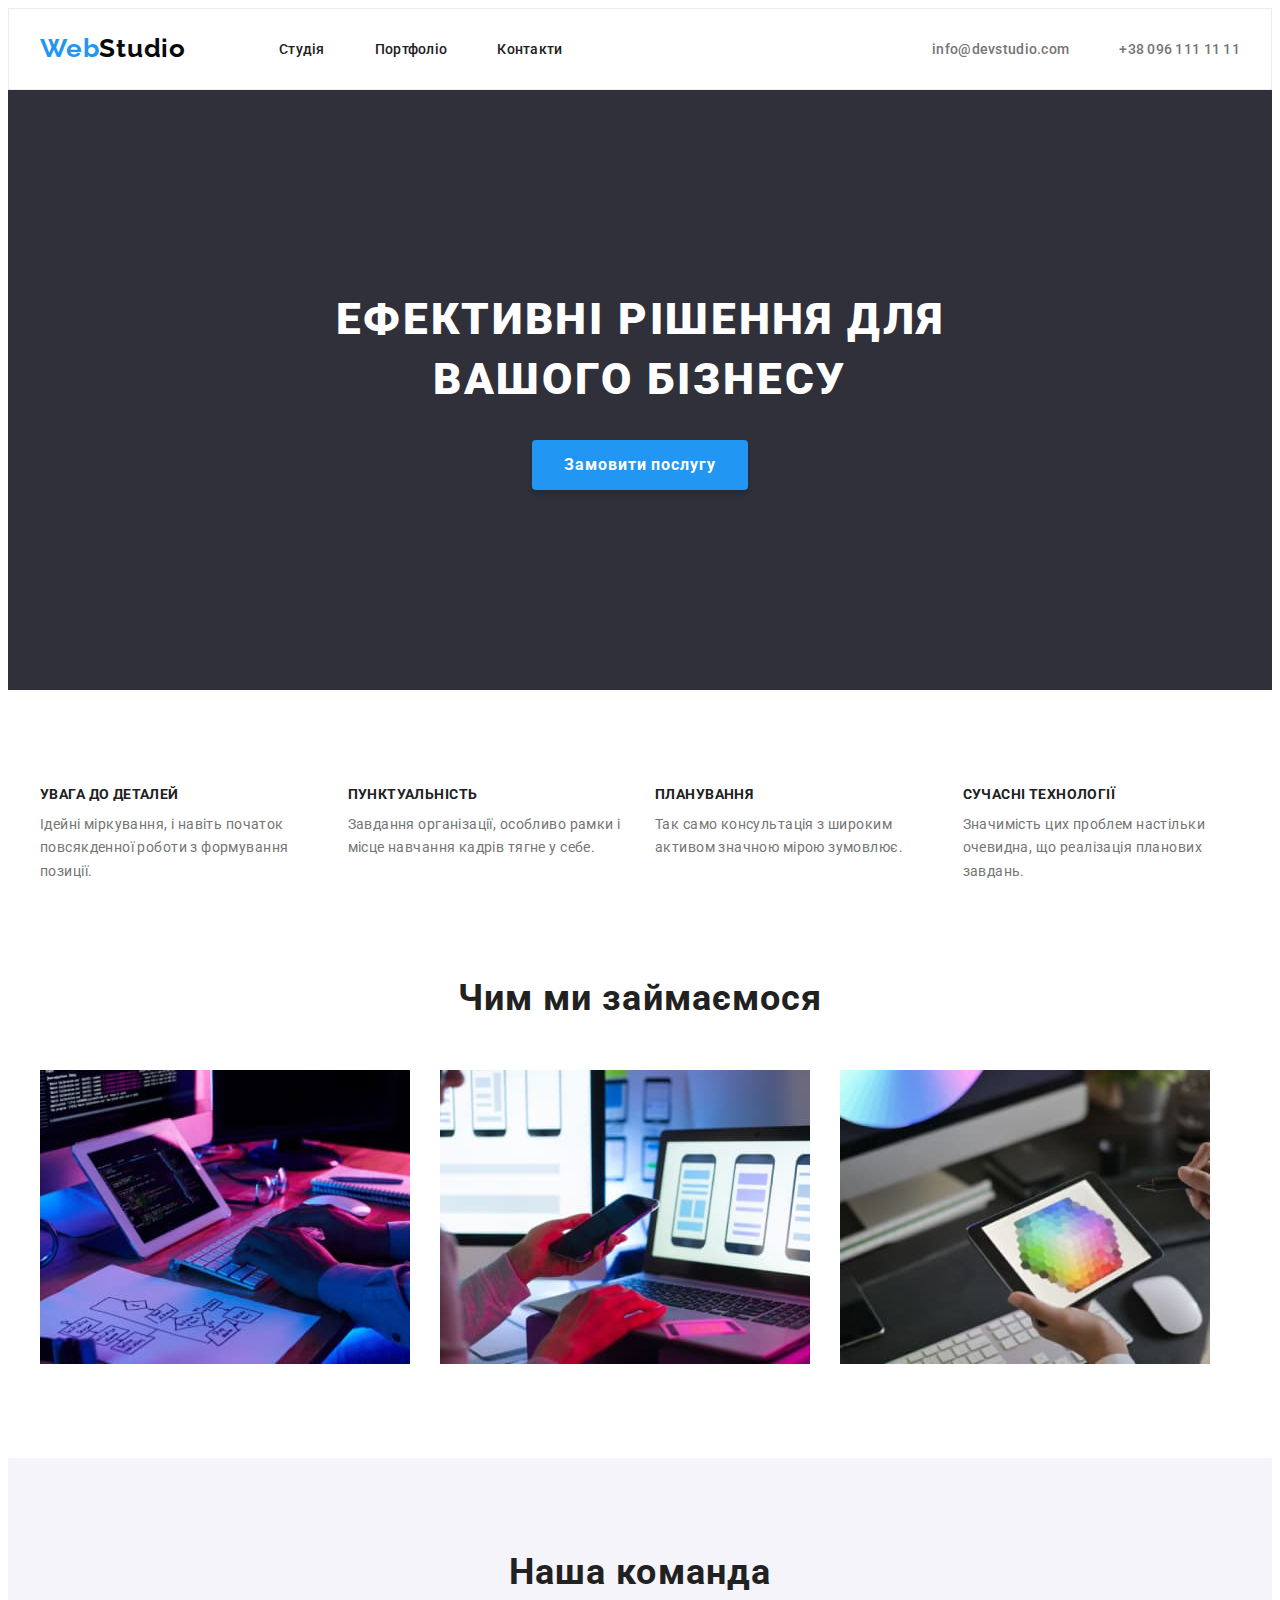
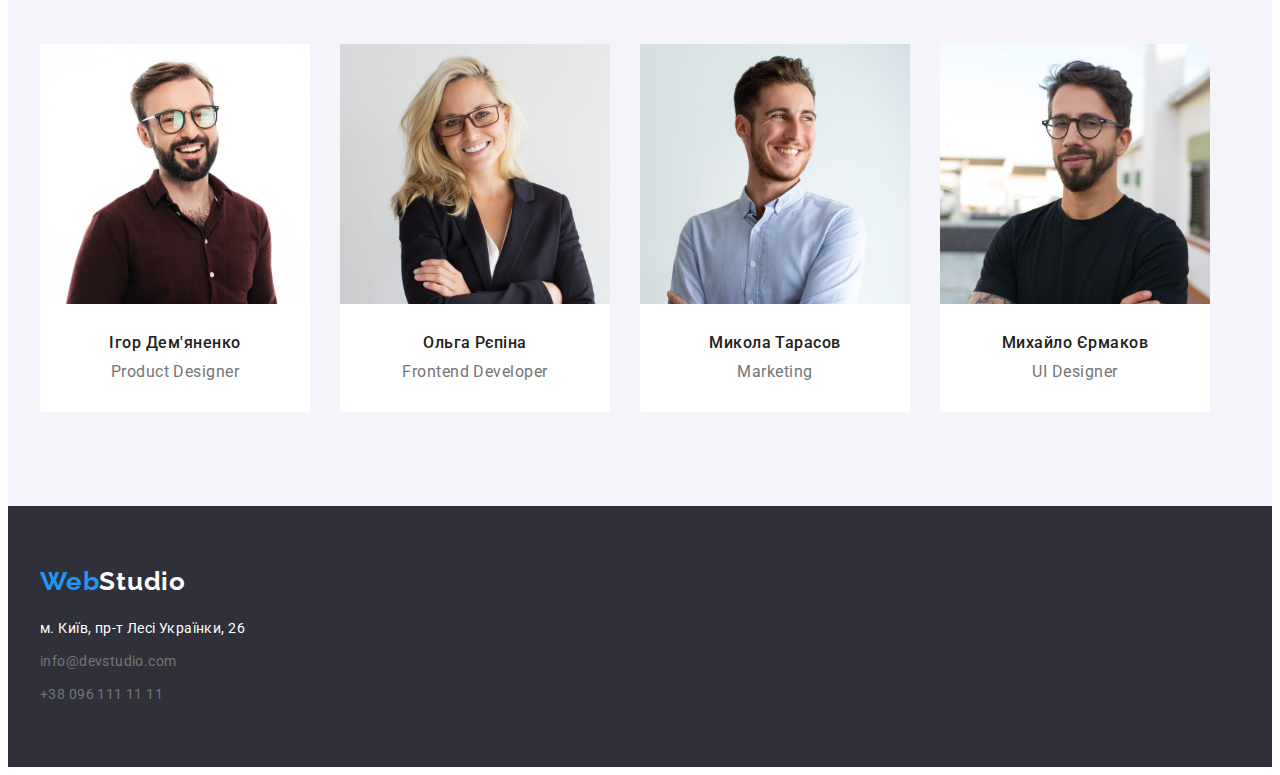
<file: index.html>
<!DOCTYPE html>
<html lang="uk">
  <head>
    <meta charset="UTF-8" />
    <meta http-equiv="X-UA-Compatible" content="IE=edge" />
    <meta name="viewport" content="width=device-width, initial-scale=1.0" />
    <title>Web Studio</title>
    <link rel="preconnect" href="https://fonts.googleapis.com" />
    <link rel="preconnect" href="https://fonts.gstatic.com" crossorigin />
    <link
      href="https://fonts.googleapis.com/css2?family=Raleway:wght@700&family=Roboto:wght@400;500;700;900&display=swap"
      rel="stylesheet"
    />
    <link
      rel="stylesheet"
      href="https://cdnjs.cloudflare.com/ajax/libs/modern-normalize/1.1.0/modern-normalize.min.css"
      integrity="sha512-wpPYUAdjBVSE4KJnH1VR1HeZfpl1ub8YT/NKx4PuQ5NmX2tKuGu6U/JRp5y+Y8XG2tV+wKQpNHVUX03MfMFn9Q=="
      crossorigin="anonymous"
      referrerpolicy="no-referrer"
    />
    <link rel="stylesheet" href="./css/styles.css" />
  </head>
  <body>
    <header class="header">
      <div class="container wrap">
        <nav class="wrap">
          <a class="header-logo link" href="./index.html" lang="en">
            Web<span class="header-logo-studio">Studio</span>
          </a>
          <ul class="header-list-nav list">
            <li class="header-item-nav">
              <a class="header-link-nav link" href="./index.html">Студія</a>
            </li>
            <li class="header-item-nav">
              <a class="header-link-nav link" href="./portfolio.html"
                >Портфоліо</a
              >
            </li>
            <li class="header-item-nav">
              <a class="header-link-nav link" href="">Контакти</a>
            </li>
          </ul>
        </nav>
        <ul class="header-list list">
          <li class="header-item">
            <a class="header-mail link" href="mailto:info@devstudio.com"
              >info@devstudio.com</a
            >
          </li>
          <li class="header-item">
            <a class="header-tel link" href="tel:+380961111111"
              >+38 096 111 11 11</a
            >
          </li>
        </ul>
      </div>
    </header>

    <main>
      <section class="hat">
        <div class="container">
          <h1 class="hat-title">Ефективні рішення для вашого бізнесу</h1>
          <button class="hat-btn" type="button">Замовити послугу</button>
        </div>
      </section>

      <section class="special">
        <div class="container">
          <h2 class="visually-hidden">Наші особливості</h2>
          <ul class="special-list list">
            <li class="special-item" style="flex-basis: calc((100% - 90px) / 4)">
              <h3 class="special-title">Увага до деталей</h3>
              <p class="special-text">
                Ідейні міркування, і навіть початок повсякденної роботи з
                формування позиції.
              </p>
            </li>
            <li class="special-item" style="flex-basis: calc((100% - 90px) / 4)">
              <h3 class="special-title">Пунктуальність</h3>
              <p class="special-text">
                Завдання організації, особливо рамки і місце навчання кадрів
                тягне у себе.
              </p>
            </li>
            <li class="special-item" style="flex-basis: calc((100% - 90px) / 4)">
              <h3 class="special-title">Планування</h3>
              <p class="special-text">
                Так само консультація з широким активом значною мірою зумовлює.
              </p>
            </li>
            <li class="special-item" style="flex-basis: calc((100% - 90px) / 4)">
              <h3 class="special-title">Сучасні технології</h3>
              <p class="special-text">
                Значимість цих проблем настільки очевидна, що реалізація
                планових завдань.
              </p>
            </li>
          </ul>
        </div>
      </section>

      <section class="about">
        <div class="container">
          <h2 class="about-title section-title">Чим ми займаємося</h2>
          <ul class="about-list list">
            <li class="about-item">
              <img
                src="./imeges/box-1.jpg"
                alt="написання коду"
                width="370"
                height="294"
              />
            </li>
            <li class="about-item">
              <img
                src="./imeges/box-2.jpg"
                alt="вибір формату"
                width="370"
                height="294"
              />
            </li>
            <li class="about-item">
              <img
                src="./imeges/box-3.jpg"
                alt="стилізація"
                width="370"
                height="294"
              />
            </li>
          </ul>
        </div>
      </section>

      <section class="team">
        <div class="container">
          <h2 class="team-title section-title">Наша команда</h2>
          <ul class="team-list list">
            <li class="team-item">
              <img
                src="./imeges/worker-1.jpg"
                alt="дизайнер продукта"
                width="270"
                height="260"
              />
              <h3 class="team-name">Ігор Дем'яненко</h3>
              <p class="team-text" lang="en">Product Designer</p>
            </li>
            <li class="team-item">
              <img
                src="./imeges/worker-2.jpg"
                alt="фронтенд розробник"
                width="270"
                height="260"
              />
              <h3 class="team-name">Ольга Рєпіна</h3>
              <p class="team-text" lang="en">Frontend Developer</p>
            </li>
            <li class="team-item">
              <img
                src="./imeges/worker-3.jpg"
                alt="маркетинг"
                width="270"
                height="260"
              />
              <h3 class="team-name">Микола Тарасов</h3>
              <p class="team-text" lang="en">Marketing</p>
            </li>
            <li class="team-item">
              <img
                src="./imeges/worker-4.jpg"
                alt="дизайнер"
                width="270"
                height="260"
              />
              <h3 class="team-name">Михайло Єрмаков</h3>
              <p class="team-text" lang="en">UI Designer</p>
            </li>
          </ul>
        </div>
      </section>
    </main>

    <footer class="footer">
      <div class="container">
        <a class="footer-logo link" href="./index.html" lang="en">
          Web<span class="footer-logo-studio">Studio</span>
        </a>
        <address class="footer-address">
          <ul class="footer-list list">
            <li class="footer-item">
              <a
                class="footer-map link"
                href="https://goo.gl/maps/CPtrU1FHBa2aNyZL9"
                target="_blank"
                rel="noopener noreferrer nofollow"
                >м. Київ, пр-т Лесі Українки, 26</a
              >
            </li>
            <li class="footer-item">
              <a class="footer-mail link" href="mailto:info@devstudio.com"
                >info@devstudio.com</a
              >
            </li>
            <li class="footer-item">
              <a class="footer-tel link" href="tel:+380961111111"
                >+38 096 111 11 11</a
              >
            </li>
          </ul>
        </address>
      </div>
    </footer>
  </body>
</html>
</file>
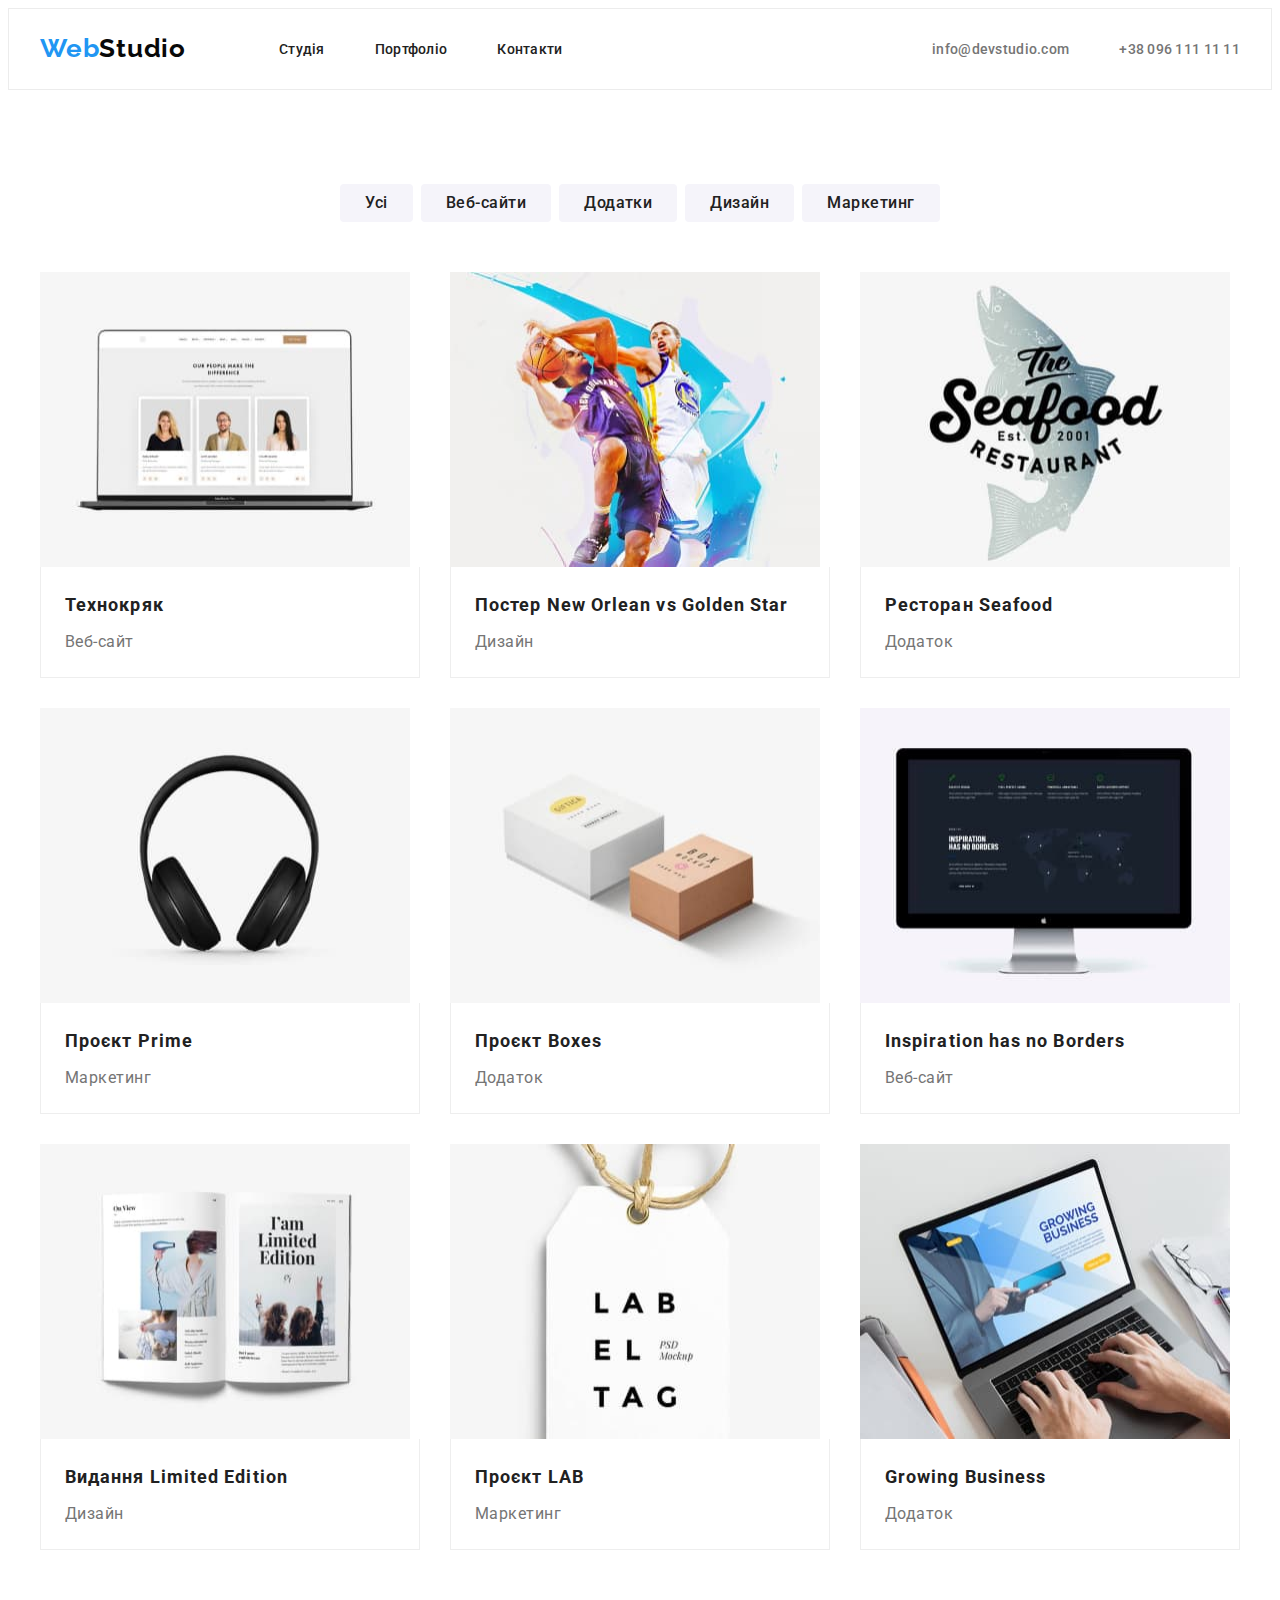
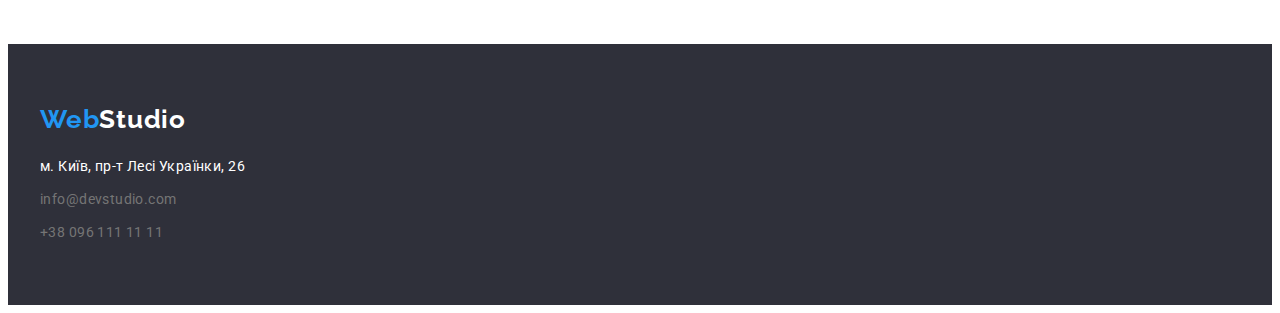
<file: portfolio.html>
<!DOCTYPE html>
<html lang="uk">
  <head>
    <meta charset="UTF-8" />
    <meta http-equiv="X-UA-Compatible" content="IE=edge" />
    <meta name="viewport" content="width=device-width, initial-scale=1.0" />
    <title>Портфоліо</title>
    <link rel="preconnect" href="https://fonts.googleapis.com" />
    <link rel="preconnect" href="https://fonts.gstatic.com" crossorigin />
    <link
      href="https://fonts.googleapis.com/css2?family=Raleway:wght@700&family=Roboto:wght@400;500;700;900&display=swap"
      rel="stylesheet"
    />
    <link
      rel="stylesheet"
      href="https://cdnjs.cloudflare.com/ajax/libs/modern-normalize/1.1.0/modern-normalize.min.css"
      integrity="sha512-wpPYUAdjBVSE4KJnH1VR1HeZfpl1ub8YT/NKx4PuQ5NmX2tKuGu6U/JRp5y+Y8XG2tV+wKQpNHVUX03MfMFn9Q=="
      crossorigin="anonymous"
      referrerpolicy="no-referrer"
    />
    <link rel="stylesheet" href="./css/styles.css" />
  </head>
  <body>
    <header class="portfolio-header">
      <div class="container wrap">
        <nav class="wrap">
          <a class="header-logo link" href="./index.html" lang="en">
            Web<span class="header-logo-studio">Studio</span>
          </a>
          <ul class="header-list-nav list">
            <li class="header-item-nav">
              <a class="header-link-nav link" href="./index.html">Студія</a>
            </li>
            <li class="header-item-nav">
              <a class="header-link-nav link" href="./portfolio.html"
                >Портфоліо</a
              >
            </li>
            <li class="header-item-nav">
              <a class="header-link-nav link" href="">Контакти</a>
            </li>
          </ul>
        </nav>
        <ul class="header-list list">
          <li class="header-item">
            <a class="header-mail link" href="mailto:info@devstudio.com"
              >info@devstudio.com</a
            >
          </li>
          <li class="header-item">
            <a class="header-tel link" href="tel:+380961111111"
              >+38 096 111 11 11</a
            >
          </li>
        </ul>
      </div>
    </header>

    <main>
      <section class="portfolio">
        <div class="container">
          <h1 class="visually-hidden">Портфоліо</h1>

          <ul class="portfolio-list-filter list">
            <li class="portfolio-item-filter">
              <button class="portfolio-btn" type="button">Усі</button>
            </li>
            <li class="portfolio-item-filter">
              <button class="portfolio-btn" type="button">Веб-сайти</button>
            </li>
            <li class="portfolio-item-filter">
              <button class="portfolio-btn" type="button">Додатки</button>
            </li>
            <li class="portfolio-item-filter">
              <button class="portfolio-btn" type="button">Дизайн</button>
            </li>
            <li class="portfolio-item-filter">
              <button class="portfolio-btn" type="button">Маркетинг</button>
            </li>
          </ul>

          <ul class="portfolio-list list">
            <li class="portfolio-item" style="flex-basis: calc((100% - 60px) / 3);">
              <a class="portfolio-link link" href=""
                ><img
                  src="./imeges/portf-1.jpg"
                  alt="Веб-сайт"
                  width="370"
                  height="295"
                />
                <div class="portfolio-block" style="border: 1px solid #EEEEEE; border-top:none; " >
                <h2 class="portfolio-title">Технокряк</h2>
                <p class="portfolio-text">Веб-сайт</p>
                <p></p>
                </div>
              </a>
            </li>
            <li class="portfolio-item" style="flex-basis: calc((100% - 60px) / 3);">
              <a class="portfolio-link link" href="">
                <img
                  src="./imeges/portf-2.jpg"
                  a
                  lt="Баскетбол"
                  width="370"
                  height="295"
                />
                <div class="portfolio-block" style="border: 1px solid #EEEEEE; border-top:none; " >
                <h2 class="portfolio-title">
                  Постер New Orlean vs Golden Star
                </h2>
                <p class="portfolio-text">Дизайн</p>
                <p></p>
                </div>
              </a>
            </li>
            <li class="portfolio-item" style="flex-basis: calc((100% - 60px) / 3);">
              <a class="portfolio-link link" href="">
                <img
                  src="./imeges/portf-3.jpg"
                  alt="Ресторан"
                  width="370"
                  height="295"
                />
                <div class="portfolio-block" style="border: 1px solid #EEEEEE; border-top:none; " >
                <h2 class="portfolio-title">Ресторан Seafood</h2>
                <p class="portfolio-text">Додаток</p>
                <p></p>
                </div>
              </a>
            </li>
            <li class="portfolio-item" style="flex-basis: calc((100% - 60px) / 3);">
              <a class="portfolio-link link" href="">
                <img
                  src="./imeges/portf-4.jpg"
                  a
                  lt="Навушники"
                  width="370"
                  height="295"
                />
                <div class="portfolio-block" style="border: 1px solid #EEEEEE; border-top:none; " >
                <h2 class="portfolio-title">Проєкт Prime</h2>
                <p class="portfolio-text">Маркетинг</p>
                <p></p>
                </div>
              </a>
            </li>
            <li class="portfolio-item" style="flex-basis: calc((100% - 60px) / 3);">
              <a class="portfolio-link link" href="">
                <img
                  src="./imeges/portf-5.jpg"
                  alt="Коробки"
                  width="370"
                  height="295"
                />
                <div class="portfolio-block" style="border: 1px solid #EEEEEE; border-top:none; " >
                <h2 class="portfolio-title">Проєкт Boxes</h2>
                <p class="portfolio-text">Додаток</p>
                <p></p>
                </div>
              </a>
            </li>
            <li class="portfolio-item" style="flex-basis: calc((100% - 60px) / 3);">
              <a class="portfolio-link link" href="">
                <img
                  src="./imeges/portf-6.jpg"
                  alt="Веб-сайт"
                  width="370"
                  height="295"
                />
                <div class="portfolio-block" style="border: 1px solid #EEEEEE; border-top:none; " >
                <h2 class="portfolio-title" lang="en">
                  Inspiration has no Borders
                </h2>
                <p class="portfolio-text">Веб-сайт</p>
                <p></p>
                </div>
              </a>
            </li>
            <li class="portfolio-item" style="flex-basis: calc((100% - 60px) / 3);">
              <a class="portfolio-link link" href="">
                <img
                  src="./imeges/portf-7.jpg"
                  alt="Книга"
                  width="370"
                  height="295"
                />
                <div class="portfolio-block" style="border: 1px solid #EEEEEE; border-top:none; " >
                <h2 class="portfolio-title">Видання Limited Edition</h2>
                <p class="portfolio-text">Дизайн</p>
                <p></p>
                </div>
              </a>
            </li>
            <li class="portfolio-item" style="flex-basis: calc((100% - 60px) / 3);">
              <a class="portfolio-link link" href="">
                <img
                  src="./imeges/portf-8.jpg"
                  alt="Бірка"
                  width="370"
                  height="295"
                /><div class="portfolio-block" style="border: 1px solid #EEEEEE; border-top:none; " >
                <h2 class="portfolio-title">Проєкт LAB</h2>
                <p class="portfolio-text">Маркетинг</p>
                <p></p>
              </a>
            </li>
            <li class="portfolio-item" style="flex-basis: calc((100% - 60px) / 3);">
              <a class="portfolio-link link" href="">
                <img
                  src="./imeges/portf-9.jpg"
                  alt="Веб-сайт"
                  width="370"
                  height="295"
                />
                <div class="portfolio-block" style="border: 1px solid #EEEEEE; border-top:none; " >
                <h2 class="portfolio-title" lang="en">Growing Business</h2>
                <p class="portfolio-text">Додаток</p>
                <p></p>
                </div>
              </a>
            </li>
          </ul>
        </div>
      </section>
    </main>

    <footer class="footer">
      <div class="container">
        <a class="footer-logo link" href="./index.html" lang="en">
          Web<span class="footer-logo-studio">Studio</span>
        </a>
        <address>
          <ul class="footer-list list">
            <li class="footer-item">
              <a
                class="footer-map link"
                href="https://goo.gl/maps/CPtrU1FHBa2aNyZL9"
                target="_blank"
                rel="noopener noreferrer nofollow"
                >м. Київ, пр-т Лесі Українки, 26</a
              >
            </li>
            <li class="footer-item">
              <a class="footer-mail link" href="mailto:info@devstudio.com"
                >info@devstudio.com</a
              >
            </li>
            <li class="footer-item">
              <a class="footer-tel link" href="tel:+380961111111"
                >+38 096 111 11 11</a
              >
            </li>
          </ul>
        </address>
      </div>
    </footer>
  </body>
</html>
</file>
<file: css/styles.css>
:root {
  --top-color: #212121;
  --main-font: "Roboto", sans-serif;
  --hover-color: #2196f3;
  --white-color: #fff;
  --text-color: #757575;
  --logo-studio: #080909;
  --background-hat-footer: #2f303a;
  --hat-btn-focus: #188ce8;
  --team-background: #f5f4fa;
}

p,
h1,
h2,
h3,
h4,
h5,
h6 {
  margin: 0;
}

ul,
ol {
  margin: 0;
  padding-left: 0;
}

img {
  display: block;
}

body {
  font-family: var(--main-font);
  background-color: var(--white-color);
}

.list {
  list-style: none;
}

.link {
  text-decoration: none;
}

.container {
  width: 1200px;
  padding-left: 15px;
  padding-right: 15px;
  margin: 0 auto;
}

.section-title {
  font-weight: 700;
  font-size: 36px;
  line-height: 1.16;
  text-align: center;
  letter-spacing: 0.03em;
}
/* Header */

.header {
  padding-top: 24px;
  padding-bottom: 25px;
  border: 1px solid #ececec;
}

.wrap {
  display: flex;
  align-items: center;
}

.header-logo {
  margin-right: 93px;

  font-family: "Raleway", sans-serif;
  font-weight: 700;
  font-size: 26px;
  line-height: 1.19;
  letter-spacing: 0.03em;
  color: var(--hover-color);
}

.header-logo-studio {
  color: var(--logo-studio);
}

.header-list-nav {
  display: flex;
  align-items: center;
}

.header-item-nav:not(:last-child) {
  margin-right: 50px;
}

.header-link-nav {
  font-weight: 500;
  font-size: 14px;
  line-height: 1.33;
  letter-spacing: 0.02em;
  color: var(--top-color);
}

.header-list {
  display: flex;
  align-items: center;
  margin-left: auto;
}

.header-link-nav:hover,
.header-link-nav:focus {
  color: var(--hover-color);
}

.header-mail,
.header-tel {
  font-weight: 500;
  font-size: 14px;
  line-height: 1.14;
  letter-spacing: 0.02em;
  color: var(--text-color);
}
.header-tel:hover,
.header-tel:focus {
  color: var(--hover-color);
}
.header-mail:hover,
.header-mail:focus {
  color: var(--hover-color);
}

.header-item:not(:last-child) {
  margin-right: 50px;
}

/* Hat */

.hat {
  padding-top: 200px;
  padding-bottom: 200px;
  background-color: var(--background-hat-footer);
}

.hat-title {
  max-width: 696px;
  display: block;
  margin: 0 auto;

  font-weight: 900;
  font-size: 44px;
  line-height: 1.36;
  text-align: center;
  letter-spacing: 0.06em;
  text-transform: uppercase;
  color: var(--white-color);
}

.hat-btn {
  margin: 0 auto;
  margin-top: 30px;
  width: 216px;
  height: 50px;
  display: block;

  font-family: "Roboto";
  font-weight: 700;
  font-size: 16px;
  line-height: 1.87;
  letter-spacing: 0.06em;
  color: var(--white-color);
  cursor: pointer;
  background-color: var(--hover-color);
  box-shadow: 0px 4px 4px rgba(0, 0, 0, 0.15);
  border-radius: 4px;
  border: none;
}

.hat-btn:hover,
.hat-btn:focus {
  background-color: var(--hat-btn-focus);
}

/* Special */

.special {
  padding-top: 97px;
  padding-bottom: 94px;
}

.visually-hidden {
  position: absolute;
  width: 1px;
  height: 1px;
  margin: -1px;
  border: 0;
  padding: 0;

  white-space: nowrap;
  clip-path: inset(100%);
  clip: rect(0 0 0 0);
  overflow: hidden;
}

.special-list {
  display: flex;
  gap: 30px;
}

.special-title {
  margin-bottom: 10px;

  font-weight: 700;
  font-size: 14px;
  line-height: 1.14;
  letter-spacing: 0.03em;
  color: var(--top-color);
  text-transform: uppercase;
}

.special-text {
  font-size: 14px;
  line-height: 1.71;
  letter-spacing: 0.03em;
  color: var(--text-color);
}

/* About */

.about {
  padding-bottom: 94px;
}

.about-title {
  margin-bottom: 50px;

  color: var(--top-color);
}

.about-list {
  display: flex;
}

.about-item:not(:last-child) {
  margin-right: 30px;
}

/* Team */

.team {
  padding-top: 94px;
  padding-bottom: 94px;
  background-color: var(--team-background);
}

.team-title {
  margin-bottom: 50px;

  color: var(--top-color);
}

.team-list {
  display: flex;
}

.team-item {
  width: 270px;
  height: 368px;
  border-radius: 0px 0px 4px 4px;

  background-color: var(--white-color);
}

.team-item:not(:last-child) {
  margin-right: 30px;
}

.team-name {
  margin-top: 30px;
  margin-bottom: 10px;

  font-weight: 500;
  font-size: 16px;
  line-height: 1.18;
  text-align: center;
  letter-spacing: 0.03em;
  color: var(--top-color);
}

.team-text {
  padding-bottom: 30px;

  font-size: 16px;
  line-height: 1.18;
  text-align: center;
  letter-spacing: 0.03em;
  color: var(--text-color);
}

/* Footer */

.footer {
  padding-top: 60px;
  padding-bottom: 60px;
  background-color: var(--background-hat-footer);
}

.footer-logo {
  display: inline-block;
  margin-bottom: 20px;

  font-family: "Raleway", sans-serif;
  font-weight: 700;
  font-size: 26px;
  line-height: 1.19;
  letter-spacing: 0.03em;
  color: var(--hover-color);
}

.footer-logo-studio {
  color: var(--white-color);
}

.footer-logo:hover,
.footer-logo:focus {
  color: var(--hover-color);
}

.footer-item:not(:last-child) {
  margin-bottom: 9px;
}

.footer-map {
  font-style: normal;
  font-size: 14px;
  line-height: 1.71;
  letter-spacing: 0.03em;
  color: var(--white-color);
}

.footer-map:hover,
.footer-map:focus {
  color: var(--hover-color);
}

.footer-mail,
.footer-tel {
  font-style: normal;
  font-size: 14px;
  line-height: 1.71;
  letter-spacing: 0.03em;
  color: var(--text-color);
  /* color: rgba(255, 255, 255, 0.6); */
}
.footer-tel:hover,
.footer-tel:focus {
  color: var(--hover-color);
}
.footer-mail:hover,
.footer-mail:focus {
  color: var(--hover-color);
}

/* ------------------------------------Portfolio page---------------------------------- */

/* Portfolio */

/* Header */

.portfolio-header {
  padding-top: 24px;
  padding-bottom: 25px;
  border: 1px solid #ececec;
}

/* Main content */

.portfolio-list-filter {
  display: flex;
  margin-bottom: 50px;
  justify-content: center;
}

.portfolio-item-filter:not(:last-child) {
  margin-right: 8px;
}

.portfolio {
  padding-top: 94px;
  padding-bottom: 94px;
}

.portfolio-btn {
  font-family: "Roboto";
  font-weight: 500;
  font-size: 16px;
  line-height: 1.62;
  text-align: center;
  letter-spacing: 0.03em;
  border-color: transparent;
  color: var(--top-color);
  cursor: pointer;
  background-color: #f5f4fa;
  border-radius: 4px;
  border-style: none;
  padding: 6px 25px;
  height: 38px;
}

.portfolio-btn:hover,
.portfolio-btn:focus {
  color: var(--white-color);
  background-color: var(--hover-color);
  box-shadow: 0px 3px 1px rgba(0, 0, 0, 0.1), 0px 1px 2px rgba(0, 0, 0, 0.08),
    0px 2px 2px rgba(0, 0, 0, 0.12);
  border-radius: 4px;
}

.portfolio-list {
  display: flex;
  flex-wrap: wrap;
  gap: 30px;
}

.portfolio-item {
}

.portfolio-block {
  padding: 20px 24px;
}

.portfolio-title {
  margin-bottom: 4px;

  font-weight: 700;
  font-size: 18px;
  line-height: 2;
  letter-spacing: 0.06em;
  color: var(--top-color);
}

.portfolio-text {
  font-size: 16px;
  line-height: 1.88;
  letter-spacing: 0.03em;
  color: var(--text-color);
}
</file>
